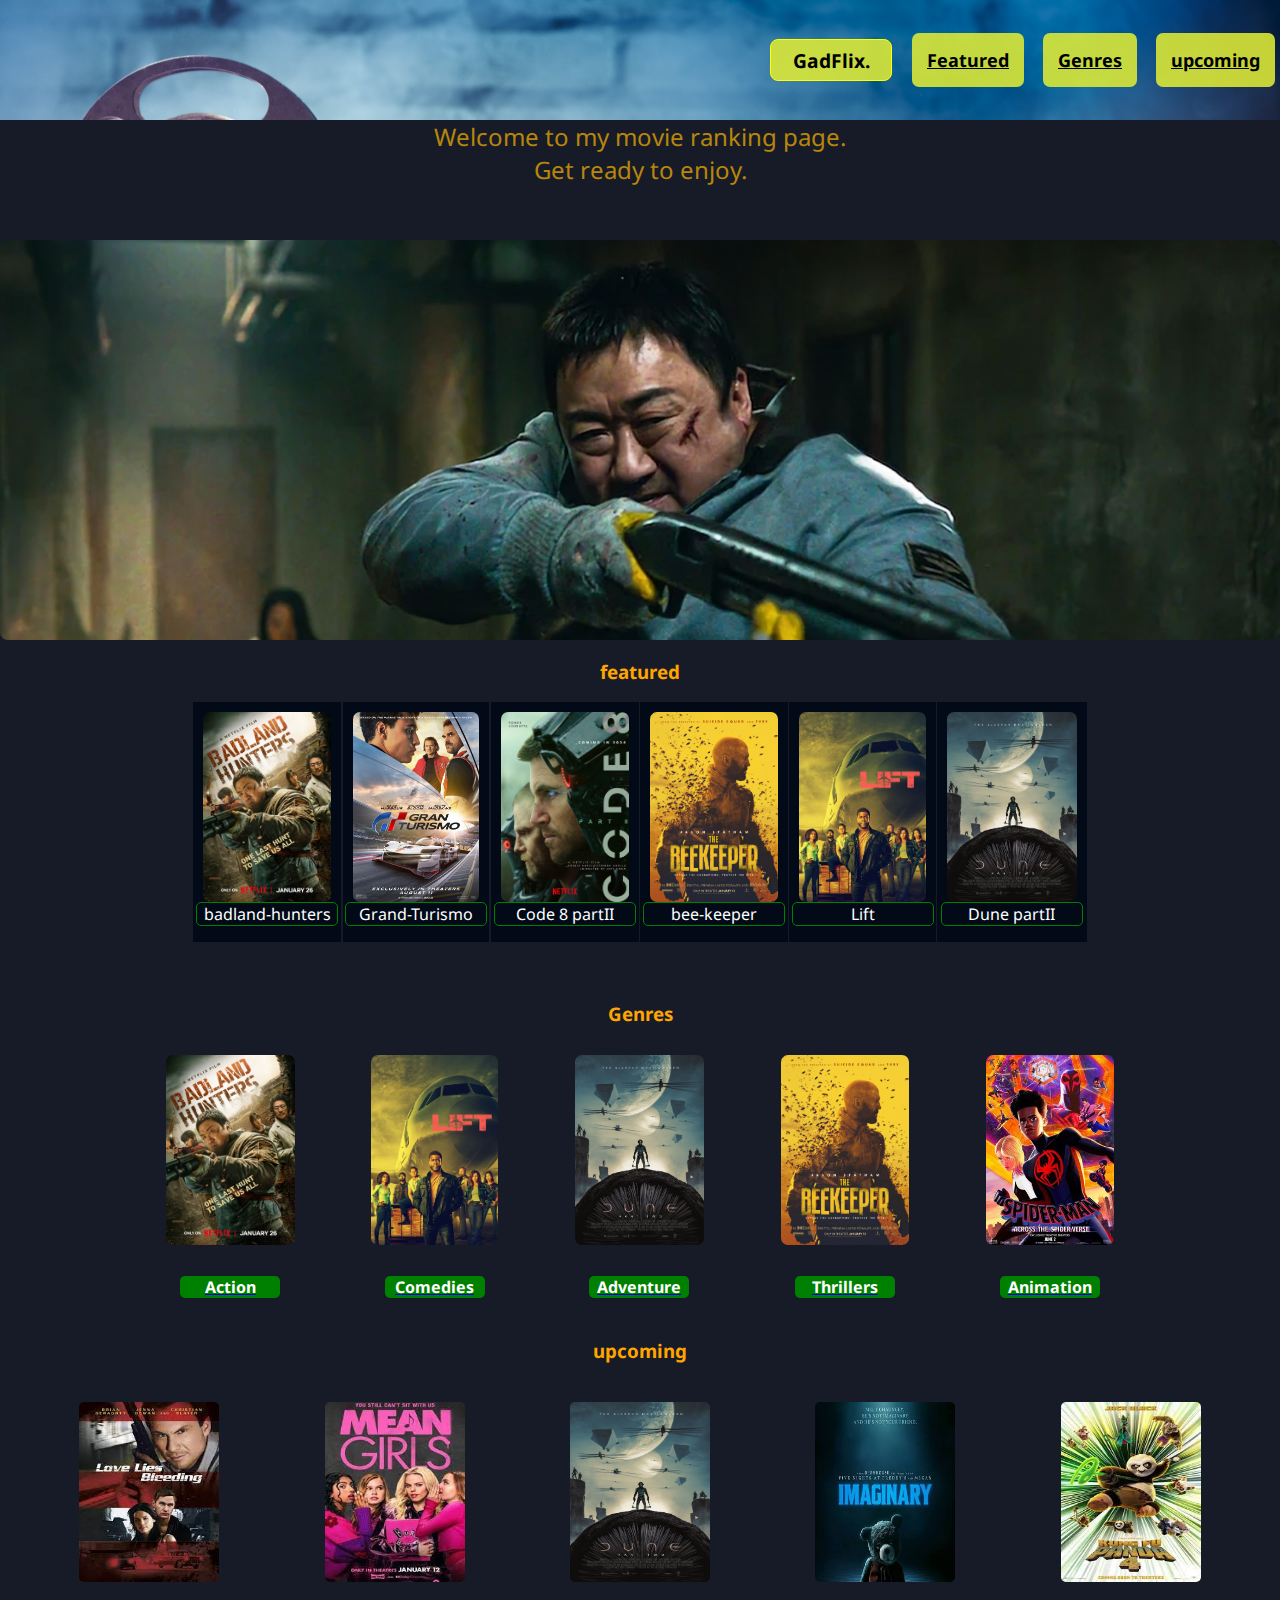
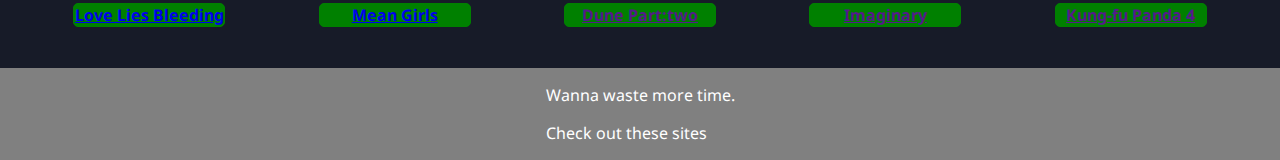
<file: index.html>
<!DOCTYPE html>
<html lang="en">
<head>
    <meta charset="UTF-8">
    <meta name="viewport" content="width=device-width, initial-scale=1.0">
    <link rel="preconnect" href="https://fonts.googleapis.com">
<link rel="preconnect" href="https://fonts.gstatic.com" crossorigin>
<link href="https://fonts.googleapis.com/css2?family=Lato:ital,wght@0,100;0,300;0,400;0,700;0,900;1,100;1,300;1,400;1,700;1,900&family=Lora:ital@1&family=Merriweather:ital@1&family=Noto+Sans:ital,wght@0,100..900;1,100..900&family=Open+Sans:ital@1&family=Roboto:ital,wght@0,100;0,300;0,400;0,500;0,700;0,900;1,100;1,300;1,400;1,500;1,700;1,900&display=swap" rel="stylesheet">
<link href="https://fonts.googleapis.com/css2?family=Material+Symbols+Outlined" rel="stylesheet" />
    <link rel="stylesheet" href="index.css">
    <link rel="icon" type="image/x-icon" href="/images/icon.jpg">
    <title>My movie Ranking Site</title>
</head>
<body>
    <header>
        <h1>GadFlix.</h1>
        <div class="navbar">
            <div>
                <div class="dropdown">
                    <a href="#collection"> Featured</a>
                    <a href="#genre"> Genres</a>
                    <a href="#upcoming"> upcoming</a>
                </div>
            </div>
        </div>
    </header>
    <main class="main">
        <div class="about">
            <p>Welcome to my movie ranking page. <br> 
                Get ready to enjoy.
            </p>
        </div>
        <div class="picture">
           <!-- leave this for the background-picture -->
            
        </div>
        <div class="middle">
            <section class="main1" id="main1">
                <h3>featured</h3>
                <div id="collection" class="collection">
                  <a href="/pages/action.html"> <img src="images/badland-hunters.jpg" alt="badland-hunters">
                    <p>badland-hunters</p>
                </a>
                  <a href="pages/action.html">
                    <img src="images/gran turismo.webp" alt="grand-turismo">
                    <p>Grand-Turismo</p>
                  </a>
                    <a href="pages/action.html">
                        <img src="images/code 8.jpg" alt="code-8">
                        <p>Code 8 partII</p>
                    </a>
                   <a href="pages/thriller.html">
                    <img src="images/beekeeper.jpg" alt="bee-keeper">
                    <p>bee-keeper</p>
                   </a>
                    <a href="pages/comedies.html">
                        <img src="images/lift.jpg" alt="Lift">
                        <p>Lift</p>
              </a>
                  <a href="pages/adventure.html">
                    <img src="images/dune.jpg" alt="Dune">
                    <p>Dune partII</p>
                  </a>
                    
                </div>
            </section>
            <section class="pages" id="pages">
                <h3>Genres</h3>
                <div class="genre">
                    <div>
                        <img src="images/badland-hunters.jpg" alt="">
                        <a href="pages/action.html"><h4>Action</h4></a>
                    </div>
                    <div>
                        <img src="images/lift.jpg" alt="">
                       <a href="pages/comedies.html"><h4>Comedies</h4></a> 
                    </div>
                    <div >
                        <img src="images/dune.jpg" alt="">
                        <a href="pages/adventure.html"><h4>Adventure</h4></a>
                    </div>
                    <div>
                        <img src="images/beekeeper.jpg" alt="">
                        <a href="pages/thriller.html"><h4>Thrillers</h4></a>
                    </div>
                    <div >
                        <img src="images/spiderman.jpg" alt="">
                       <a href="pages/animation.html"><h4>Animation</h4></a> 
                    </div>
                  
                </div>
            </section>
            <section id="new" class="new">
                <h3>upcoming</h3>
                <div class="upcoming">

                <a href="https://www.imdb.com/video/vi1229440793/?playlistId=tt19637052&ref_=tt_ov_vi" target="_blank">
                    <div>
                        <img src="images/love lies and bleeding.jpg" alt="love lies and bleeding">
                        <h4>Love Lies Bleeding</h4>
                    </div>
                </a>
                  
                <a href="/pages/action.html" target="_blank">
                    <div>
                    <img src="images/mean girls.jpg" alt="mean-girls">
                    <h4>Mean Girls</h4>
                </div>

                </a>
                   <a href="">
                    <div>
                        <img src="images/dune.jpg" alt="">
                        <h4>Dune Part:two</h4>
                    </div>
                   </a>
                    
                    <a href="">
                        <div>
                            <img src="images/imaginary.jpg" alt="">
                            <h4>Imaginary</h4>
                        </div>
                    </a>

                    <a href="">
                        <div>
                            <img src="images/kung-fu panda.jpg" alt="">
                            <h4>Kung-fu Panda 4</h4>
                        </div>
                    </a>
                   
                </div>
            </section>
        </div>
               
    </main>
           <footer>
            <div class="footer">
                <p>Wanna waste more time.</p>
                <p>Check out these sites</p>
            </div>
           </footer>
</body>
</html>
</file>
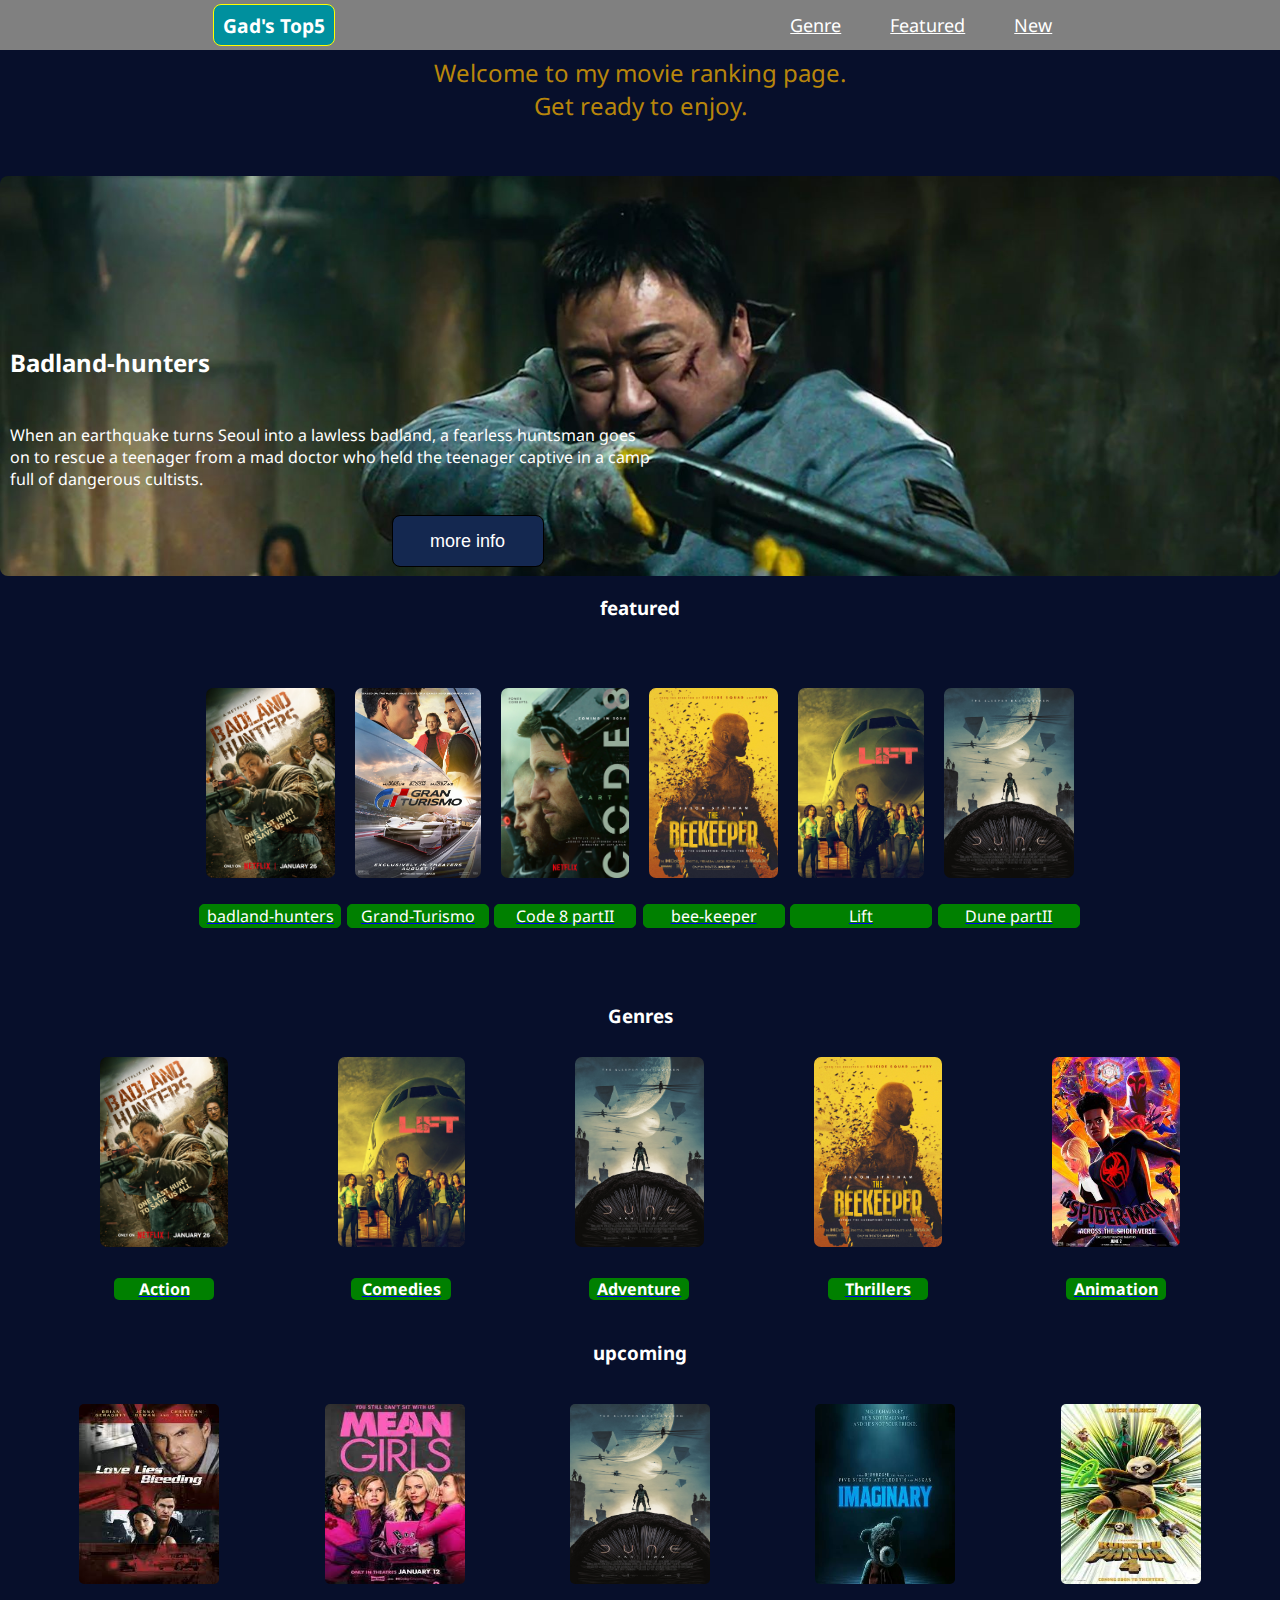
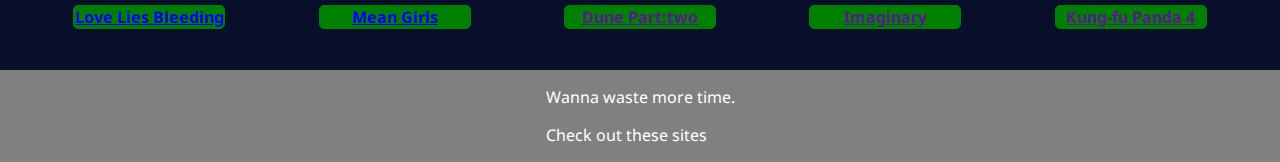
<file: movies.html>
<!DOCTYPE html>
<html lang="en">
<head>
    <meta charset="UTF-8">
    <meta name="viewport" content="width=device-width, initial-scale=1.0">
    <link rel="preconnect" href="https://fonts.googleapis.com">
<link rel="preconnect" href="https://fonts.gstatic.com" crossorigin>
<link href="https://fonts.googleapis.com/css2?family=Lato:ital,wght@0,100;0,300;0,400;0,700;0,900;1,100;1,300;1,400;1,700;1,900&family=Lora:ital@1&family=Merriweather:ital@1&family=Noto+Sans:ital,wght@0,100..900;1,100..900&family=Open+Sans:ital@1&family=Roboto:ital,wght@0,100;0,300;0,400;0,500;0,700;0,900;1,100;1,300;1,400;1,500;1,700;1,900&display=swap" rel="stylesheet">
    <link rel="stylesheet" href="movies.css">
    <link rel="icon" type="image/x-icon" href="/images/icon.jpg">
    <title>My movie Ranking Site</title>
</head>
<body>
    <header>
        <h1>Gad's Top5</h1>
        <div class="navigation">
            <a href="#genre">Genre</a>
            <a href="#collection">Featured</a>
            <a href="#new">New</a>
        </div>
    </header>
    <main class="main">
        <div class="about">
            <p>Welcome to my movie ranking page. <br> 
                Get ready to enjoy.
            </p>
        </div>
        <div class="picture">
            <div class="badland">
                <h2>Badland-hunters</h2>
            <p>When an earthquake turns Seoul into a lawless badland, 
                a fearless huntsman goes on to rescue a teenager from a mad doctor who held the teenager captive in a camp full of dangerous cultists.</p>
            <a href="https://www.imdb.com/video/vi459720473/?playlistId=tt29722855&ref_=tt_ov_vi"><button> more info</button>
            </a>
            </div>
            
        </div>
        <div class="middle">
            <section class="main1">
                <h3>featured</h3>
                <div id="collection" class="collection">
                  <a href="/pages/action.html"> <img src="images/badland-hunters.jpg" alt="badland-hunters">
                    <p>badland-hunters</p>
                </a>
                  <a href="pages/action.html">
                    <img src="images/gran turismo.webp" alt="grand-turismo">
                    <p>Grand-Turismo</p>
                  </a>
                    <a href="pages/action.html">
                        <img src="images/code 8.jpg" alt="code-8">
                        <p>Code 8 partII</p>
                    </a>
                   <a href="pages/thriller.html">
                    <img src="images/beekeeper.jpg" alt="bee-keeper">
                    <p>bee-keeper</p>
                   </a>
                    <a href="pages/comedies.html">
                        <img src="images/lift.jpg" alt="Lift">
                        <p>Lift</p>
                    </a>
                  <a href="pages/adventure.html">
                    <img src="images/dune.jpg" alt="Dune">
                    <p>Dune partII</p>
                  </a>
                    
                </div>
            </section>
            <section class="pages">
                <h3>Genres</h3>
                <div id="genre" class="genre">
                    <div>
                        <img src="images/badland-hunters.jpg" alt="">
                        <a href="pages/action.html"><h4>Action</h4></a>
                    </div>
                    <div>
                        <img src="images/lift.jpg" alt="">
                       <a href="pages/comedies.html"><h4>Comedies</h4></a> 
                    </div>
                    <div >
                        <img src="images/dune.jpg" alt="">
                        <a href="pages/adventure.html"><h4>Adventure</h4></a>
                    </div>
                    <div>
                        <img src="images/beekeeper.jpg" alt="">
                        <a href="pages/thriller.html"><h4>Thrillers</h4></a>
                    </div>
                    <div >
                        <img src="images/spiderman.jpg" alt="">
                       <a href="animation.html"><h4>Animation</h4></a> 
                    </div>
                  
                </div>
            </section>
            <section id="new" class="new">
                <h3>upcoming</h3>
                <div class="upcoming">

                <a href="https://www.imdb.com/video/vi1229440793/?playlistId=tt19637052&ref_=tt_ov_vi" target="_blank">
                    <div>
                        <img src="images/love lies and bleeding.jpg" alt="love lies and bleeding">
                        <h4>Love Lies Bleeding</h4>
                    </div>
                </a>
                  
                <a href="https://www.imdb.com/video/vi3296315161/?playlistId=tt11762114&ref_=tt_ov_vi" target="_blank">
                    <div>
                    <img src="images/mean girls.jpg" alt="mean-girls">
                    <h4>Mean Girls</h4>
                </div>

                </a>
                   <a href="">
                    <div>
                        <img src="images/dune.jpg" alt="">
                        <h4>Dune Part:two</h4>
                    </div>
                   </a>
                    
                    <a href="">
                        <div>
                            <img src="images/imaginary.jpg" alt="">
                            <h4>Imaginary</h4>
                        </div>
                    </a>

                    <a href="">
                        <div>
                            <img src="images/kung-fu panda.jpg" alt="">
                            <h4>Kung-fu Panda 4</h4>
                        </div>
                    </a>
                   
                </div>
            </section>
        </div>
               
    </main>
           <footer>
            <div class="footer">
                <p>Wanna waste more time.</p>
                <p>Check out these sites</p>
            </div>
           </footer>
</body>
</html>
</file>
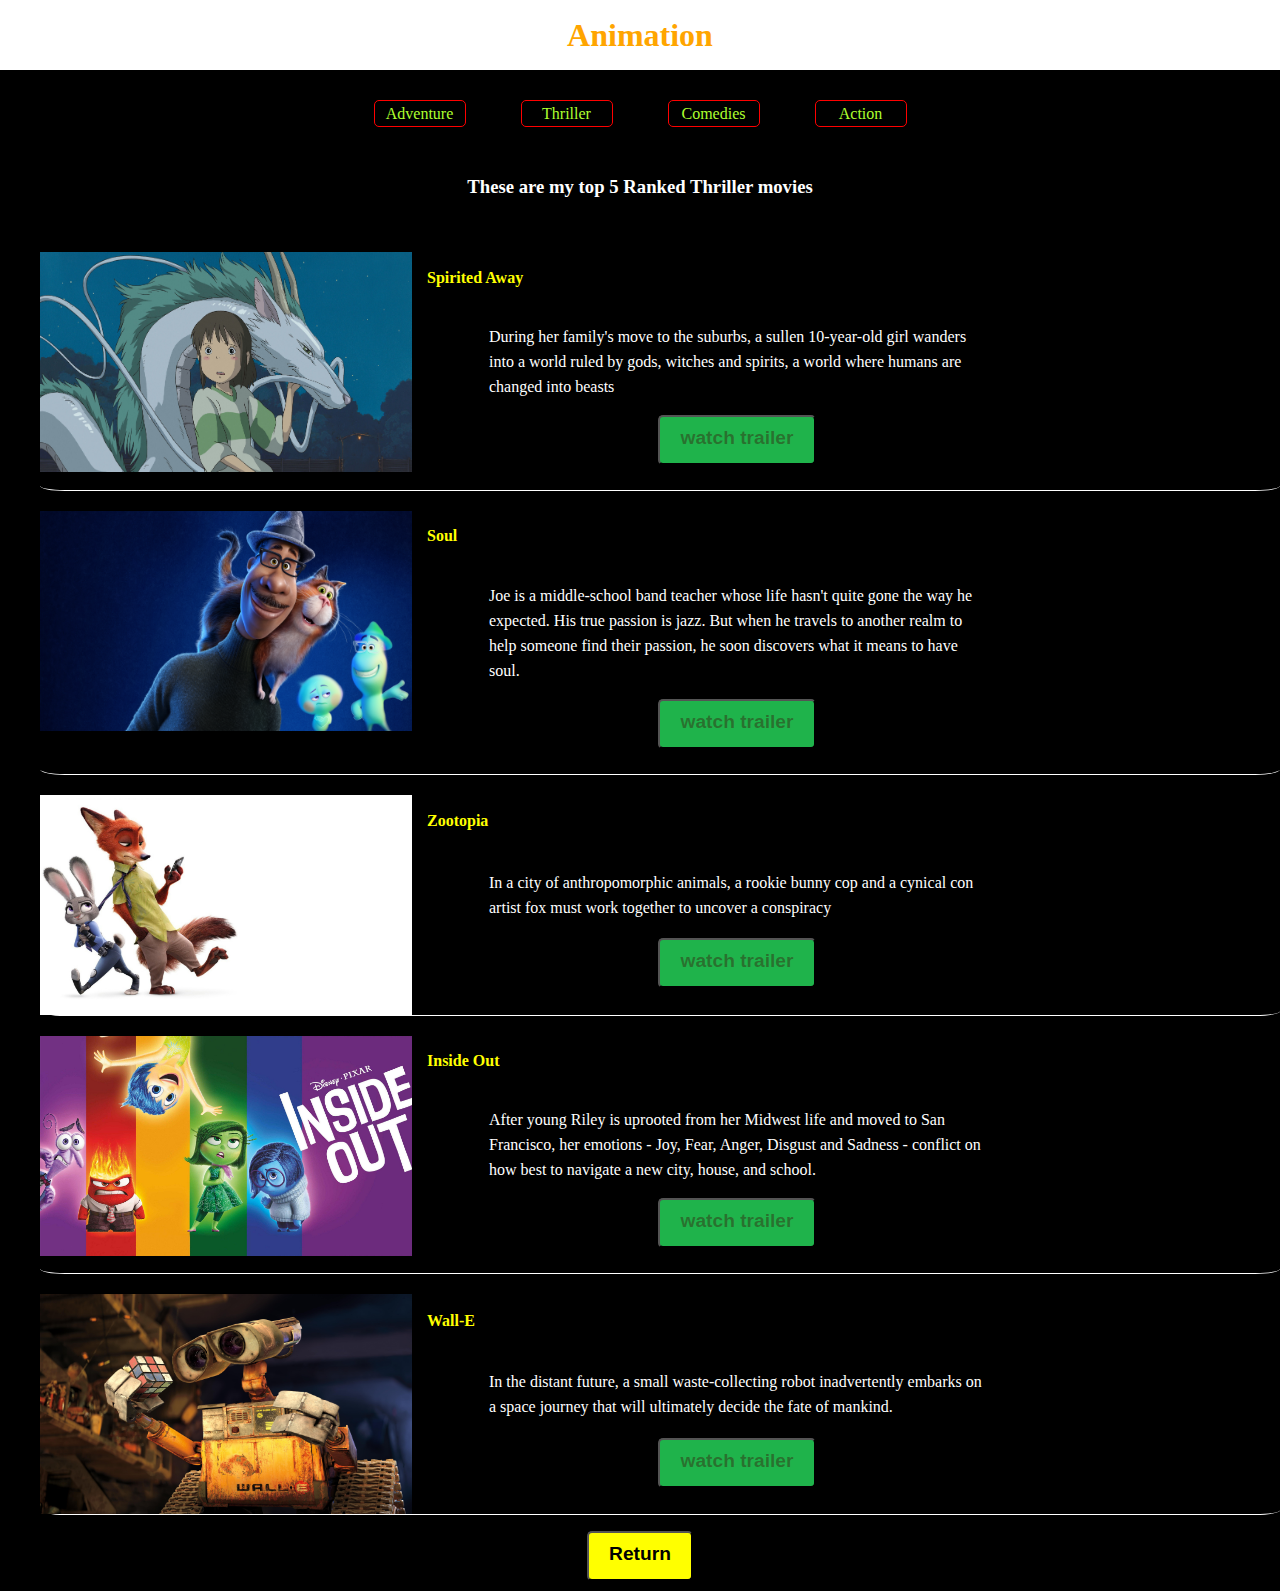
<file: pages/animation.html>
<!DOCTYPE html>
<html lang="en">
<head>
    <meta charset="UTF-8">
    <meta name="viewport" content="width=device-width, initial-scale=1.0">
    <link rel="icon" type="image/x-icon" href="/images/icon.jpg">
    <link rel="stylesheet" href="animation.css">
    <title>Animation movies</title>
</head>
<body>
<main>
    <header>
        <h1> Animation</h1>
    </header>
    <section class="countdown">
        <div class="pages">
            <a href="adventure.html"> Adventure</a>
            <a href="thriller.html"> Thriller</a>
            <a href="comedies.html"> Comedies</a>
            <a href="action.html"> Action</a>

        </div>
        <h3>These are my top 5 Ranked Thriller movies</h3>
        <ol>
            <li>
                <img src="/images/spirited away.jpg" alt="spirited away">
              <div>
                <h4> Spirited Away</h4>
                <p>
                    During her family's move to the suburbs, 
                    a sullen 10-year-old girl wanders into a world ruled by gods, 
                    witches and spirits, a world where humans are changed into beasts
                </p>

                <a href="https://www.imdb.com/video/vi3619684633/?playlistId=tt0245429&ref_=tt_ov_vi" target="_blank"> 
                    <button class="button">watch trailer</button></a>
              </div>
            </li>
            <li>
                <img src="/images/soul.png" alt="soul">
               <div>
                <h4>Soul</h4>
                <p>
                    Joe is a middle-school band teacher whose life hasn't quite gone the way he expected. His true passion is jazz. 
                    But when he travels to another realm to help someone find their passion, 
                    he soon discovers what it means to have soul.
                </p>
                <a href="https://www.imdb.com/video/vi1257423129/?playlistId=tt2948372&ref_=tt_pr_ov_vi" target="_blank"> 
                    <button class="button">watch trailer</button></a>
               </div>
            </li>
            <li>
                <img src="/images/zootopia.jpg" alt="zootopia">
                <div>
                    <h4> Zootopia</h4>
                <p> 
                    In a city of anthropomorphic animals,
                     a rookie bunny cop and a cynical con artist fox must work together to uncover a conspiracy
                </p>
                <a href="https://www.imdb.com/video/vi934327577/?playlistId=tt2948356&ref_=tt_ov_vi" target="_blank"> 
                    <button class="button">watch trailer</button></a>
                </div>
            </li>
            <li>
                <img src="/images/inside out.jpg" alt="Inside Out">
                <div>
                    <h4>Inside Out</h4>
                <p>
                    After young Riley is uprooted from her Midwest life and moved to San Francisco, 
                    her emotions - Joy, Fear, Anger, Disgust and Sadness -
                     conflict on how best to navigate a new city, house, and school.
                </p>
                <a href="https://www.imdb.com/video/vi203730969/?playlistId=tt2096673&ref_=tt_ov_vi" target="_blank"> 
                    <button class="button">watch trailer</button></a>
                </div>
            </li>
            <li>
              <img src="/images/wall-e.jpg" alt="wall-e">
                    <div>
                        <h4> Wall-E</h4>
                    <p>
                        In the distant future, 
                        a small waste-collecting robot inadvertently embarks on a space journey 
                        that will ultimately decide the fate of mankind.
                    </p> 
                        <a href="https://www.imdb.com/video/vi2192703769/?playlistId=tt0910970&ref_=tt_ov_vi" target="_blank">
                    <button class="button">watch trailer</button></a>
                    </div>
            </li>
            <!-- Add three more list items with movie titles and descriptions -->
        </ol>
    </section>
</main>
<footer>
    <a href="/index.html"><button>Return</button></a>  
</footer>
</body>
</html>
</file>
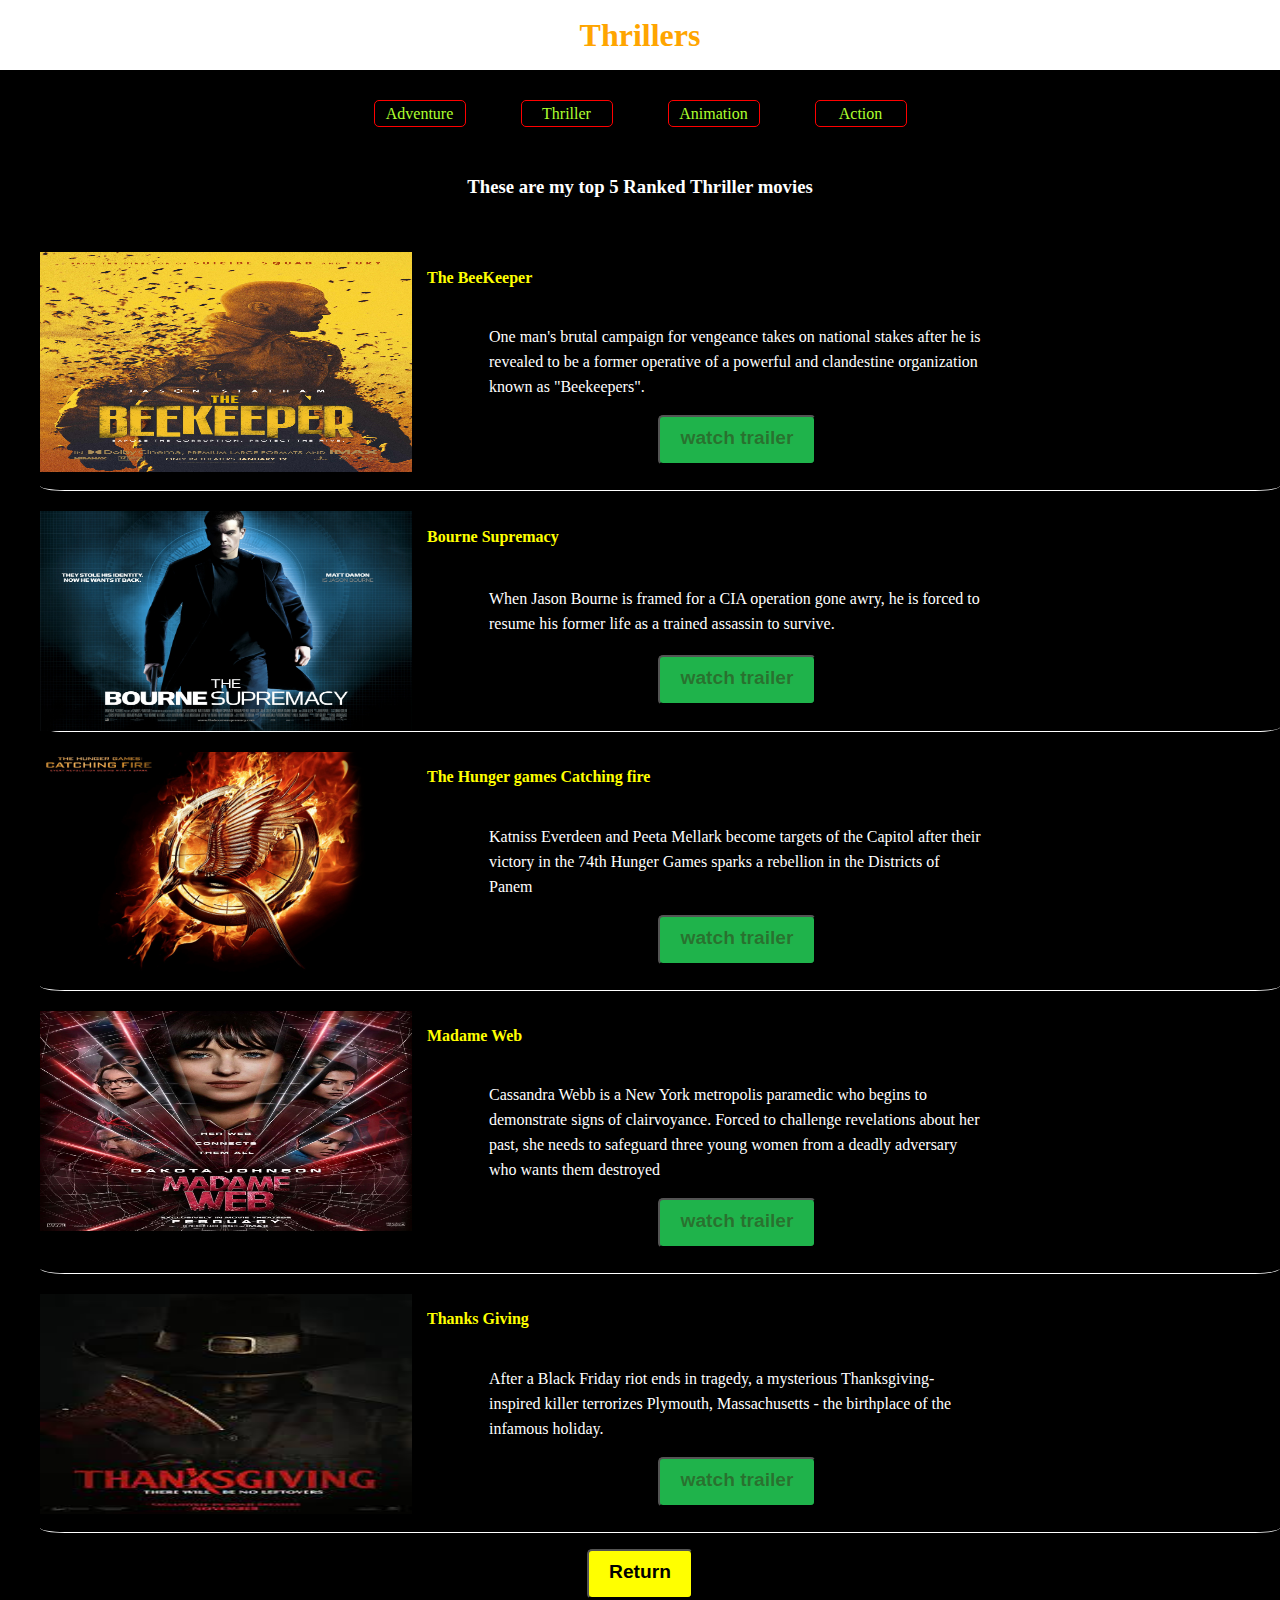
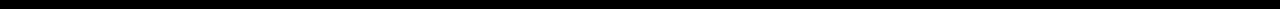
<file: pages/thriller.html>
<!DOCTYPE html>
<html lang="en">
<head>
    <meta charset="UTF-8">
    <meta name="viewport" content="width=device-width, initial-scale=1.0">
    <link rel="icon" type="image/x-icon" href="/images/icon.jpg">
    <link rel="stylesheet" href="thriller.css">
    <title>Thriller movies</title>
</head>
<body>
<main>
    <header>
        <h1> Thrillers</h1>
    </header>
    <section class="countdown">
        <div class="pages">
            <a href="adventure.html"> Adventure</a>
            <a href="thriller.html"> Thriller</a>
            <a href="animation.html"> Animation</a>
            <a href="action.html"> Action</a>

        </div>
        <h3>These are my top 5 Ranked Thriller movies</h3>
        <ol>
            <li>
                <img src="/images/beekeeper.jpg" alt="bee BeeKeeper">
              <div>
                <h4>The BeeKeeper</h4>
                <p>
                    One man's brutal campaign for vengeance takes on national stakes
                     after he is revealed to be a former operative of a powerful and 
                     clandestine organization known as "Beekeepers".
                </p>

                <a href="https://www.imdb.com/video/vi2866595609/?playlistId=tt15314262&ref_=tt_ov_vi" target="_blank"> 
                    <button class="button">watch trailer</button></a>
              </div>
            </li>
            <li>
                <img src="/images/bourne.jpg" alt="Bourne Supremacy">
               <div>
                <h4>Bourne Supremacy</h4>
                <p>
                    When Jason Bourne is framed for a CIA operation gone awry,
                     he is forced to resume his former life as a trained assassin to survive.
                </p>
                <a href="https://www.imdb.com/video/vi843367449/?playlistId=tt0372183&ref_=tt_pr_ov_vi" target="_blank"> 
                    <button class="button">watch trailer</button></a>
               </div>
            </li>
            <li>
                <img src="/images/hunger games.jpg" alt="hunger games">
                <div>
                    <h4>The Hunger games Catching fire</h4>
                <p>Katniss Everdeen and Peeta Mellark become targets of the Capitol after their victory
                     in the 74th Hunger Games sparks a rebellion in the Districts of Panem</p>
                <a href="https://www.imdb.com/video/vi4243236889/?playlistId=tt1951264&ref_=tt_ov_vi" target="_blank"> 
                    <button class="button">watch trailer</button></a>
                </div>
            </li>
            <li>
                <img src="/images/madam web.jpg" alt="Picture of madame web">
                <div>
                    <h4>Madame Web</h4>
                <p>Cassandra Webb is a New York metropolis paramedic who begins to demonstrate signs of clairvoyance. 
                    Forced to challenge revelations about her past, 
                    she needs to safeguard three young women 
                    from a deadly adversary who wants them destroyed</p>
                <a href="https://www.imdb.com/video/vi1831388953/?playlistId=tt11057302&ref_=tt_ov_vi" target="_blank"> 
                    <button class="button">watch trailer</button></a>
                </div>
            </li>
            <li>
                <img src="/images/thannks giving.jpg" alt="Thanksgiving movie">
                    <div>
                        <h4>Thanks Giving</h4>
                    <p>After a Black Friday riot ends in tragedy, a mysterious Thanksgiving-inspired killer terrorizes Plymouth,
                         Massachusetts - the birthplace of the infamous holiday.</p> 
                        <a href="https://www.imdb.com/video/vi1860486937/?playlistId=tt1448754&ref_=tt_pr_ov_vi" target="_blank">
                    <button class="button">watch trailer</button></a>
                    </div>
            </li>
            <!-- Add three more list items with movie titles and descriptions -->
        </ol>
    </section>
</main>
<footer>
    <a href="/index.html"><button>Return</button></a>  
</footer>
</body>
</html>
</file>
<file: index.css>
body {
    box-sizing: border-box;
    padding: 0;
    margin: 0;
    width: auto;
    background-color: #010514e9;
    color: white;
    display: flex;
    flex-direction: column;
    font-family: "Noto Sans", sans-serif;
    align-items: center;
    scroll-behavior: smooth;
}

/* look for an icon for the cinema*/
header {
    display: flex;
    box-sizing: border-box;
    align-items:center;
    border-bottom: 0;
    width: 100%;
    height: 120px;
    justify-content: flex-end; 
    position: relative;
    background-color: #9AC5F4;
    color: black;
    background-image: url(images/headerImage.jpg);
    background-size: cover;
    background-repeat: no-repeat;
    background-position: 100% auto;
    background-attachment:scroll;

}
/* in the heading */
header h1 {
    font-size: larger;
    border: 1px solid yellow;
    border-radius: 8px;
    background-color: #dce836e3;
    height: 40px;
    display: flex;
    align-items: center;
    justify-content: center;
    width: 120px;
}

/* for the navigation*/
.navbar {
    display: flex;
    justify-content: center;
    align-items: center;
    margin: 5px;
}
.navbar a {
    background-color: transparent;
    outline: none;
    color: black;
    margin-left: 15px;
    border-radius: 7px;
    border-style: none;
    font-size: large;
    padding: 15px;
    gap: 30px;
    background-color: #dce836e3;
    font-weight: bold;
}

.navbar a:hover {
    color: lightgreen;
}
/* the main content */
main {
    box-sizing: border-box;
    display: flex;
    justify-content: center;
    margin: 0;
    padding: 0;
    flex-direction: column;
    align-items: center;
    margin-top: 0;  
    border-radius: 7px;
    width: 100%;
}

.about {
    display: flex;
    margin-top: 0;
    color: darkgoldenrod;
    font-weight: 900px;
    font-size: larger;
    text-align: center;
    align-items: center;
    justify-content: center;
    text-wrap: wrap;
    width: 100%;
   font-size: x-large;

}

.about p {
    align-items: center;
    justify-content: center;
    display: flex;
    margin-top: 0;
   
}
/* where the picture is*/
.picture {
    width: 100%;
    background-image: url(images/wp13593916-badland-hunters-2024-wallpapers.jpg);
    height: 400px;
    background-size: cover;
    display: flex;
    border-radius: 8px;
    margin-top: 30px;
}

/* the badland description*/
.badland {
    display: flex;
    flex-direction: column;
    justify-content: space-between;
    align-items: center;
    height: 250px;
    width: 50%;
    margin-top: 150px;
    margin-left: 10px;
}

/* for the background-picture */
.badland h2 {
    align-items: center;
    justify-content: center;
    width: 100%;
    
}

/* the budland button*/
.badland button {
    background-color: #142850;
    outline: 1px solid black;
    color: white;
    width: 150px;
    margin-left: 280px;
    border-radius: 7px;
    border-style: none;
    font-size: large;
    padding: 20px;
    float: right;
    border: 2px green;
    height: 50px;
    align-items: center;
    justify-content: center;
    text-align: center;
    margin-right: 5px;
    margin-bottom: 10px;
    display: flex;
    align-items: center;
}

/* the main work */
.middle {
    box-sizing: border-box;
    align-items: center;
    justify-content: center;
    width: 100%;
    display: flex;
    flex-direction: column;

}

h3 {
    color: orange;
}

/* movie tiles */
.collection {
    width: 70%;
    display: flex;
    justify-content: space-evenly;
    align-items: center;
    margin: 40px;
    flex-direction: row;
    scroll-behavior: smooth;
    white-space: noWrap;
    margin-top: 0;
}

.main1 {
    width: 100%;
    display: flex;
    justify-content: center;
    align-items: center;
    flex-direction: column;
}

.main1 h3 {
    display: flex;
    width: 100%;
    align-items: center;
    justify-content: center;
}
/* movie images */
.collection img{
    height: 190px;
    margin: 10px;
    border-radius: 7px;
    margin-bottom: 0;
}

.collection p {
    justify-content: center;
    align-items: center;
    display: flex;
    text-decoration: none;
    color: white;
    border: 1px solid green;
    border-radius: 5px;
    width: 140px;
    margin-top: 0;
}

.collection a {
    display: flex;
    justify-content: space-evenly;
    align-items: center;
    flex-direction: column;
    text-decoration: none;
    background-color: #020917;
    flex-wrap: wrap;
    
}
.collection a:hover {
   border: 2px solid #142850;
    border-radius: 5px;
    
}

/*for the genres */
.pages {
    display: flex;
    justify-content: center;
    align-items: center;
    flex-direction: column;
    width: 100%;
}
.genre {
    display: flex;
    flex-direction: row;
    align-items: center;
    justify-content: space-around;
    width: 80%;
}

/* for the guys in the genres */
.genre img{
    height: 190px;
    margin: 10px;
    border-radius: 7px;
}

.genre div {
    display: flex;
    flex-direction: column;
    justify-content: center;
    align-items: center;
    border-radius: 5px;
}

.genre div:hover {
    background-color: #2980b9;

  }

.genre h4 {
    color: white;
    
    background-color: green;
    width: 100px;
    display: flex;
    align-items: center;
    justify-content: center;
    border-radius: 5px;
}

.middle h3 {
   
    width: 100px ;
    display: flex;
    justify-content: center;
    align-items: center;
}

.new{
    display: flex;
    align-items: center;
    flex-direction: column;
    width: 100%;
}
.upcoming {
display: flex;
justify-content: space-evenly;
align-items: center;
width: 100%;
}

.upcoming div {
    display: flex;
    justify-content: space-evenly;
    align-items: center;
    flex-direction: column;
    margin: 20px;
}
.upcoming img {
    height: 180px;
    justify-content: space-around;
    align-items: center;
    border-radius: 5px;
    width: 140px
}

.upcoming h4 {
    display: flex;
    border: 1px solid green;
    border-radius: 5px;
    background-color: green;
    width: 150px;
    justify-content: center;
    align-items: center;
}

footer {
    display: flex;
    flex-direction: column;
    justify-content: center;
    align-items: center;
    background-color: grey;
    width: 100%;
}
</file>
<file: movies.css>
body {
    box-sizing: border-box;
    padding: 0;
    margin: 0;
    background-color: #070F2B;
    color: white;
    flex-direction: column;
    display: flex;
    font-family: "Noto Sans", sans-serif;
    align-items: center;
    scroll-behavior: smooth;
}

/* look for an icon for the cinema*/
header {
    align-items:center;
    display: flex;
    width: 100%;
    height: 50px;
    justify-content: space-around; 
    position: fixed;
    background-color: grey;

}
/* in the heading */
header h1 {
    font-size: larger;
    border: 1px solid yellow;
    border-radius: 8px;
    background-color: #00909E;
    height: 40px;
    display: flex;
    align-items: center;
    justify-content: center;
    width: 120px;
}

/* for the navigation*/
.navigation a {
    background-color: transparent;
    outline: none;
    color: white;
    width: 28%;
    margin-left: 15px;
    border-radius: 7px;
    border-style: none;
    font-size: large;
    padding: 15px;
    gap: 30px;
    
}

.navigation a:hover {
    color: yellow;
}
/* the main content */
main {
    box-sizing: border-box;
    display: flex;
    justify-content: center;
    margin: 0;
    padding: 0;
    flex-direction: column;
    align-items: center;
    margin-top: 2px;  
    border-radius: 7px;
    width: 100%;
}

.about {
    display: flex;
    margin-top: 30px;
    color: darkgoldenrod;
    font-weight: 900px;
    font-size: larger;
    text-align: center;
    align-items: center;
    justify-content: center;
    text-wrap: wrap;
    width: 100%;
   font-size: x-large;

}

.about p {
    align-items: center;
    justify-content: center;
   
}
/* where the picture is*/
.picture {
    width: 100%;
    background-image: url(images/wp13593916-badland-hunters-2024-wallpapers.jpg);
    height: 400px;
    background-size: cover;
    display: flex;
    border-radius: 8px;
    margin-top: 30px;
}

/* the badland description*/
.badland {
    display: flex;
    flex-direction: column;
    justify-content: space-between;
    align-items: center;
    height: 250px;
    width: 50%;
    margin-top: 150px;
    margin-left: 10px;
}

/* for the background-picture */
.badland h2 {
    align-items: center;
    justify-content: center;
    width: 100%;
    
}

/* the budland button*/
.badland button {
    background-color: #142850;
    outline: 1px solid black;
    color: white;
    width: 150px;
    margin-left: 280px;
    border-radius: 7px;
    border-style: none;
    font-size: large;
    padding: 20px;
    float: right;
    border: 2px green;
    height: 50px;
    align-items: center;
    justify-content: center;
    text-align: center;
    margin-right: 5px;
    margin-bottom: 10px;
    display: flex;
    align-items: center;
}

/* the main work */
.middle {
    box-sizing: border-box;
    align-items: center;
    justify-content: center;
    width: 100%;
    display: flex;
    flex-direction: column;

}

/* movie tiles */
.collection {
    width: 90%;
    display: flex;
    justify-content: center;
    align-items: center;
    margin: 40px;
    flex-direction: row;

}

.main1 {
    width: 100%;
    display: flex;
    justify-content: center;
    align-items: center;
    flex-direction: column;
}

.main1 h3 {
    display: flex;
    width: 100%;
    align-items: center;
    justify-content: center;
}
/* movie images */
.collection img{
    height: 190px;
    margin: 10px;
    border-radius: 7px;
}

.collection p {
    justify-content: center;
    align-items: center;
    display: flex;
    text-decoration-style: none;
    color: white;
    border: 1px solid green;
    border-radius: 5px;
    background-color: green;
    width: 140px;
}

.collection a {
    display: flex;
    justify-content: space-evenly;
    align-items: center;
    flex-direction: column;

}
.collection a:hover {
    background-color: aqua;
    border-radius: 5px;
}

/*for the genres */
.pages {
    display: flex;
    justify-content: center;
    align-items: center;
    flex-direction: column;
    width: 100%;
}
.genre {
    display: flex;
    flex-direction: row;
    align-items: center;
    justify-content: space-evenly;
    width: 100%;
}

/* for the guys in the genres */
.genre img{
    height: 190px;
    margin: 10px;
    border-radius: 7px;
}

.genre div {
    display: flex;
    flex-direction: column;
    justify-content: center;
    align-items: center;
    border-radius: 5px;
}

.genre div:hover {
    background-color: #2980b9;

  }

.genre h4 {
    color: white;
    
    background-color: green;
    width: 100px;
    display: flex;
    align-items: center;
    justify-content: center;
    border-radius: 5px;
}

.middle h3 {
   
    width: 100px ;
    display: flex;
    justify-content: center;
    align-items: center;
}

.new{
    display: flex;
    align-items: center;
    flex-direction: column;
    width: 100%;
}
.upcoming {
display: flex;
justify-content: space-evenly;
align-items: center;
width: 100%;
}

.upcoming div {
    display: flex;
    justify-content: space-evenly;
    align-items: center;
    flex-direction: column;
    margin: 20px;
}
.upcoming img {
    height: 180px;
    justify-content: space-around;
    align-items: center;
    border-radius: 5px;
    width: 140px
}

.upcoming h4 {
    display: flex;
    border: 1px solid green;
    border-radius: 5px;
    background-color: green;
    width: 150px;
    justify-content: center;
    align-items: center;
}

footer {
    display: flex;
    flex-direction: column;
    justify-content: center;
    align-items: center;
    background-color: grey;
    width: 100%;
}
</file>
<file: pages/animation.css>
body {
    background-color: black;
    box-sizing: border-box;
    padding: 0;
    margin: 0;
    color: white;
    flex-direction: column;
    display: flex;
    justify-content: center;
    align-items: center;
    background-attachment: fixed;
    font-family: Georgia, 'Times New Roman', Times, serif;
   
}


header {
    display: flex;
    width: 100%;
    justify-content: center;
    align-items: center;
    color: orange;
   background-color: white;
   height: 70px;


}


main{
    display: flex;
    justify-content: space-around;
    align-items: center;
    flex-direction: column;
    width: 100%;

}
.pages  {
    display: flex;
    justify-content: center;
    align-items: center;
    color: white;
    flex-direction: row;
    width: 100%;
    gap: 55px;
    margin: 30px;
}

.pages a {
    text-decoration: none;
    border: 1px solid red;
    width: 90px;
    border-radius: 5px;
    height: 25px;
    display: flex;
    justify-content: center;
    align-items: center;
    color: greenyellow;
}

.countdown {
    box-sizing: border-box;
    display: flex;
    justify-content: center;
    align-items: center;
    flex-direction: column;
    width: 100%;
    
}

img {
    width: 30%;
    overflow: hidden;
    display: block;
    margin-top: 20px;
   height: 220px;
}

li {
    border-bottom: 1px solid white;
    display: flex;
    color: white;
    border-radius: 2%;
}


li div {
    display: flex;
    justify-content: space-around;
    align-items: center;
    flex-direction: column;
    width: 50%;
    margin: 15px;
}

li p {
    display: flex;
    justify-content: center;
    align-items: center;
    width: 80%;
    line-height: 25px;
}

li h4 {
    display: flex;
    width: 100%;
    justify-content: flex-start;
    align-items: center;
    color: yellow;
}

.button {
    display: flex;
    padding: 10px 20px;
    text-decoration: none;
    background-color: #1fb34b;
    color: #371e0c72;
    border-radius: 5px;
    font-weight: bold;
    height: 50px;
    float: right;
    margin-bottom: 10px;
    font-size: larger;
}

.button:hover {
    background-color:  #575e0a;
}

button {
    display: flex;
    padding: 10px 20px;
    text-decoration: none;
    background-color: yellow;
    color: black;
    border-radius: 5px;
    font-weight: bold;
    height: 50px;
    float: right;
    margin-bottom: 10px;
    font-size: larger;
}

button:hover {
    background-color:  #575e0a;
}
</file>
<file: pages/thriller.css>
body {
    background-color: black;
    box-sizing: border-box;
    padding: 0;
    margin: 0;
    color: white;
    flex-direction: column;
    display: flex;
    justify-content: center;
    align-items: center;
    background-attachment: fixed;
    font-family: Georgia, 'Times New Roman', Times, serif;
   
}


header {
    display: flex;
    width: 100%;
    justify-content: center;
    align-items: center;
    color: orange;
   background-color: white;
   height: 70px;


}


main{
    display: flex;
    justify-content: space-around;
    align-items: center;
    flex-direction: column;
    width: 100%;

}
.pages  {
    display: flex;
    justify-content: center;
    align-items: center;
    color: white;
    flex-direction: row;
    width: 100%;
    gap: 55px;
    margin: 30px;
}

.pages a {
    text-decoration: none;
    border: 1px solid red;
    width: 90px;
    border-radius: 5px;
    height: 25px;
    display: flex;
    justify-content: center;
    align-items: center;
    color: greenyellow;
}

.countdown {
    box-sizing: border-box;
    display: flex;
    justify-content: center;
    align-items: center;
    flex-direction: column;
    width: 100%;
    
}

img {
    width: 30%;
    overflow: hidden;
    display: block;
    margin-top: 20px;
   height: 220px;
}

li {
    border-bottom: 1px solid white;
    display: flex;
    color: white;
    border-radius: 2%;
}


li div {
    display: flex;
    justify-content: space-around;
    align-items: center;
    flex-direction: column;
    width: 50%;
    margin: 15px;
}

li p {
    display: flex;
    justify-content: center;
    align-items: center;
    width: 80%;
    line-height: 25px;
}

li h4 {
    display: flex;
    width: 100%;
    justify-content: flex-start;
    align-items: center;
    color: yellow;
}

.button {
    display: flex;
    padding: 10px 20px;
    text-decoration: none;
    background-color: #1fb34b;
    color: #371e0c72;
    border-radius: 5px;
    font-weight: bold;
    height: 50px;
    float: right;
    margin-bottom: 10px;
    font-size: larger;
}

.button:hover {
    background-color:  #575e0a;
}

button {
    display: flex;
    padding: 10px 20px;
    text-decoration: none;
    background-color: yellow;
    color: black;
    border-radius: 5px;
    font-weight: bold;
    height: 50px;
    float: right;
    margin-bottom: 10px;
    font-size: larger;
}

button:hover {
    background-color:  #575e0a;
}
</file>
